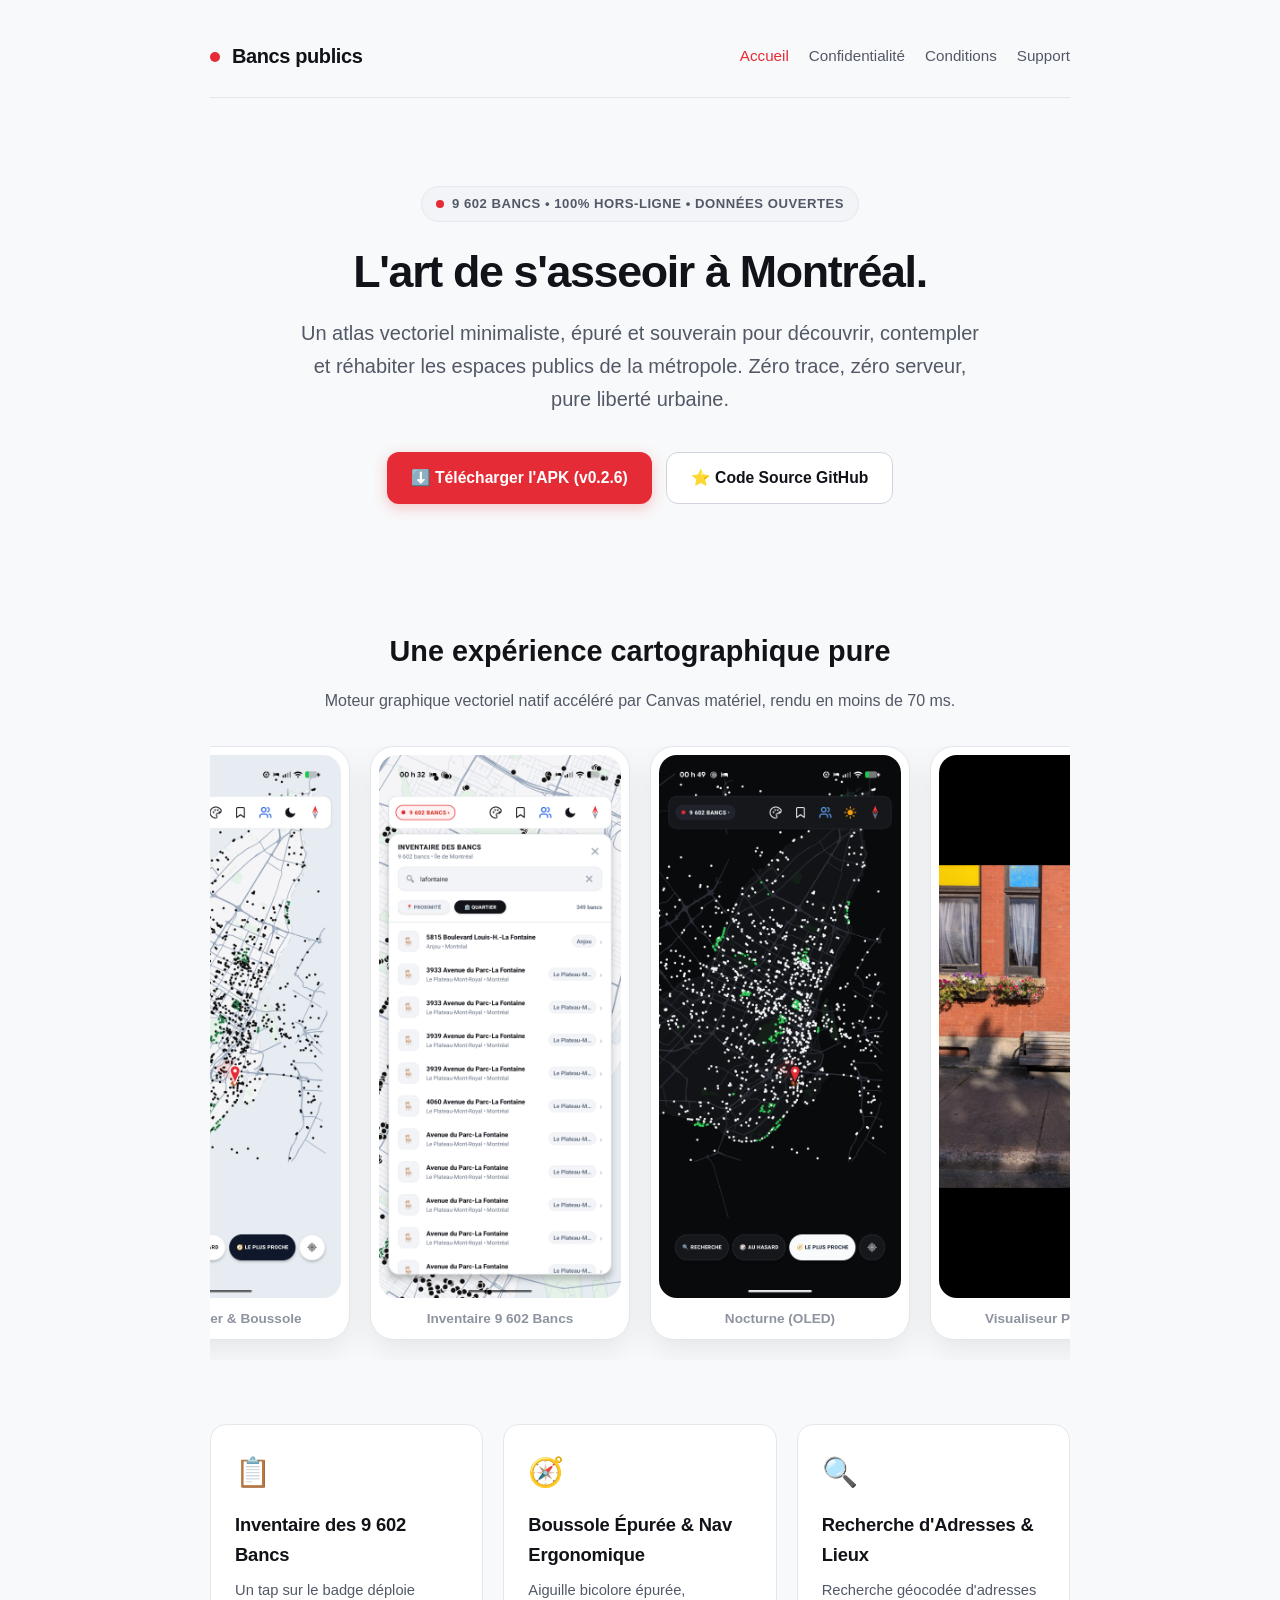
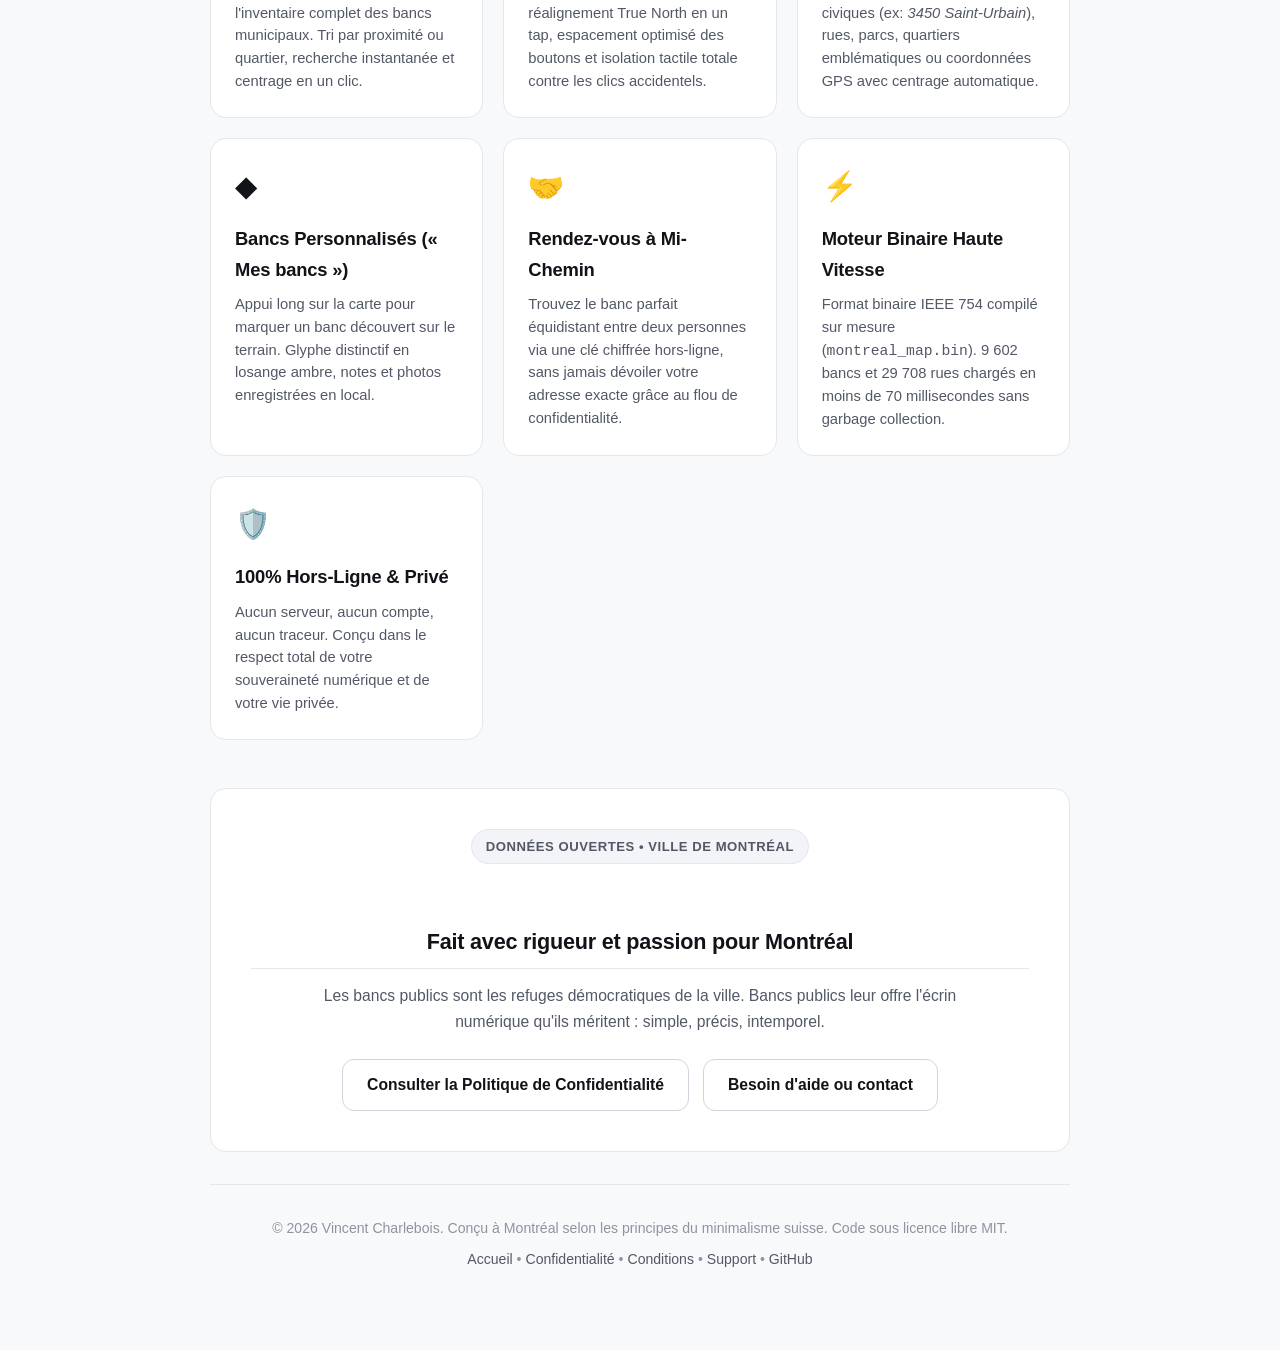
<file: docs/index.html>
<!DOCTYPE html>
<html lang="fr">
<head>
  <meta charset="UTF-8">
  <meta name="viewport" content="width=device-width, initial-scale=1.0">
  <title>Bancs publics — Les 9 602 bancs publics de Montréal (Atlas Vectoriel Hors-Ligne)</title>
  <meta name="description" content="Cartographie vectorielle 100% hors-ligne, locale et privée des 9 602 bancs publics de l'Île de Montréal. Conçue selon l'esthétique du minimalisme suisse.">
  <link rel="stylesheet" href="style.css">
  <link rel="icon" type="image/png" href="icon.png">
</head>
<body>
  <div class="container">
    <header>
      <nav class="nav-bar">
        <a href="index.html" class="brand">
          <span class="brand-dot"></span>
          <span>Bancs publics</span>
        </a>
        <ul class="nav-links">
          <li><a href="index.html" class="active">Accueil</a></li>
          <li><a href="privacy.html">Confidentialité</a></li>
          <li><a href="terms.html">Conditions</a></li>
          <li><a href="support.html">Support</a></li>
        </ul>
      </nav>
    </header>

    <main>
      <!-- Hero -->
      <section class="hero">
        <div class="badge">
          <span class="brand-dot" style="width: 8px; height: 8px;"></span>
          9 602 bancs • 100% Hors-ligne • Données Ouvertes
        </div>
        <h1>L'art de s'asseoir à Montréal.</h1>
        <p class="tagline">Un atlas vectoriel minimaliste, épuré et souverain pour découvrir, contempler et réhabiter les espaces publics de la métropole. Zéro trace, zéro serveur, pure liberté urbaine.</p>
        
        <div class="btn-group">
          <a href="https://github.com/tripledoublev/bancs-publics/releases/latest/download/BenchMap-Montreal.apk" class="btn btn-primary">
            ⬇️ Télécharger l'APK (v0.2.6)
          </a>
          <a href="https://github.com/tripledoublev/bancs-publics" target="_blank" rel="noopener" class="btn btn-secondary">
            ⭐ Code Source GitHub
          </a>
        </div>
      </section>

      <!-- Visual Showcase -->
      <section class="screenshots-section">
        <h2>Une expérience cartographique pure</h2>
        <p>Moteur graphique vectoriel natif accéléré par Canvas matériel, rendu en moins de 70 ms.</p>
        
        <div class="screenshots-row">
          <div class="screenshot-frame">
            <img src="screenshot_light_mode.png" alt="Mode Clair Nordic Paper avec Boussole Nav Bar">
            <div class="screenshot-label">Nordic Paper & Boussole</div>
          </div>
          <div class="screenshot-frame">
            <img src="screenshot_all_benches.png" alt="Inventaire exhaustif des 9 602 bancs">
            <div class="screenshot-label">Inventaire 9 602 Bancs</div>
          </div>
          <div class="screenshot-frame">
            <img src="screenshot_dark_mode.png" alt="Mode Sombre Nocturne OLED">
            <div class="screenshot-label">Nocturne (OLED)</div>
          </div>
          <div class="screenshot-frame">
            <img src="screenshot_photo_viewer.png" alt="Visualiseur Photo Plein Écran">
            <div class="screenshot-label">Visualiseur Plein Écran</div>
          </div>
        </div>
      </section>

      <!-- Key Features Grid -->
      <section class="grid">
        <div class="card">
          <div class="card-icon">📋</div>
          <h3>Inventaire des 9 602 Bancs</h3>
          <p>Un tap sur le badge déploie l'inventaire complet des bancs municipaux. Tri par proximité ou quartier, recherche instantanée et centrage en un clic.</p>
        </div>

        <div class="card">
          <div class="card-icon">🧭</div>
          <h3>Boussole Épurée & Nav Ergonomique</h3>
          <p>Aiguille bicolore épurée, réalignement True North en un tap, espacement optimisé des boutons et isolation tactile totale contre les clics accidentels.</p>
        </div>

        <div class="card">
          <div class="card-icon">🔍</div>
          <h3>Recherche d'Adresses & Lieux</h3>
          <p>Recherche géocodée d'adresses civiques (ex: <em>3450 Saint-Urbain</em>), rues, parcs, quartiers emblématiques ou coordonnées GPS avec centrage automatique.</p>
        </div>

        <div class="card">
          <div class="card-icon">◆</div>
          <h3>Bancs Personnalisés (« Mes bancs »)</h3>
          <p>Appui long sur la carte pour marquer un banc découvert sur le terrain. Glyphe distinctif en losange ambre, notes et photos enregistrées en local.</p>
        </div>

        <div class="card">
          <div class="card-icon">🤝</div>
          <h3>Rendez-vous à Mi-Chemin</h3>
          <p>Trouvez le banc parfait équidistant entre deux personnes via une clé chiffrée hors-ligne, sans jamais dévoiler votre adresse exacte grâce au flou de confidentialité.</p>
        </div>

        <div class="card">
          <div class="card-icon">⚡</div>
          <h3>Moteur Binaire Haute Vitesse</h3>
          <p>Format binaire IEEE 754 compilé sur mesure (<code>montreal_map.bin</code>). 9 602 bancs et 29 708 rues chargés en moins de 70 millisecondes sans garbage collection.</p>
        </div>

        <div class="card">
          <div class="card-icon">🛡️</div>
          <h3>100% Hors-Ligne & Privé</h3>
          <p>Aucun serveur, aucun compte, aucun traceur. Conçu dans le respect total de votre souveraineté numérique et de votre vie privée.</p>
        </div>
      </section>

      <!-- Philosophy Callout -->
      <div class="content-box" style="text-align: center; margin-top: 48px;">
        <span class="badge">Données Ouvertes • Ville de Montréal</span>
        <h2>Fait avec rigueur et passion pour Montréal</h2>
        <p style="max-width: 640px; margin: 0 auto 24px auto;">
          Les bancs publics sont les refuges démocratiques de la ville. Bancs publics leur offre l'écrin numérique qu'ils méritent : simple, précis, intemporel.
        </p>
        <div class="btn-group">
          <a href="privacy.html" class="btn btn-secondary">Consulter la Politique de Confidentialité</a>
          <a href="support.html" class="btn btn-secondary">Besoin d'aide ou contact</a>
        </div>
      </div>
    </main>

    <footer>
      <p>© 2026 Vincent Charlebois. Conçu à Montréal selon les principes du minimalisme suisse. Code sous licence libre MIT.</p>
      <p style="margin-top: 8px;">
        <a href="index.html">Accueil</a> • 
        <a href="privacy.html">Confidentialité</a> • 
        <a href="terms.html">Conditions</a> • 
        <a href="support.html">Support</a> • 
        <a href="https://github.com/tripledoublev/bancs-publics" target="_blank" rel="noopener">GitHub</a>
      </p>
    </footer>
  </div>
</body>
</html>
</file>
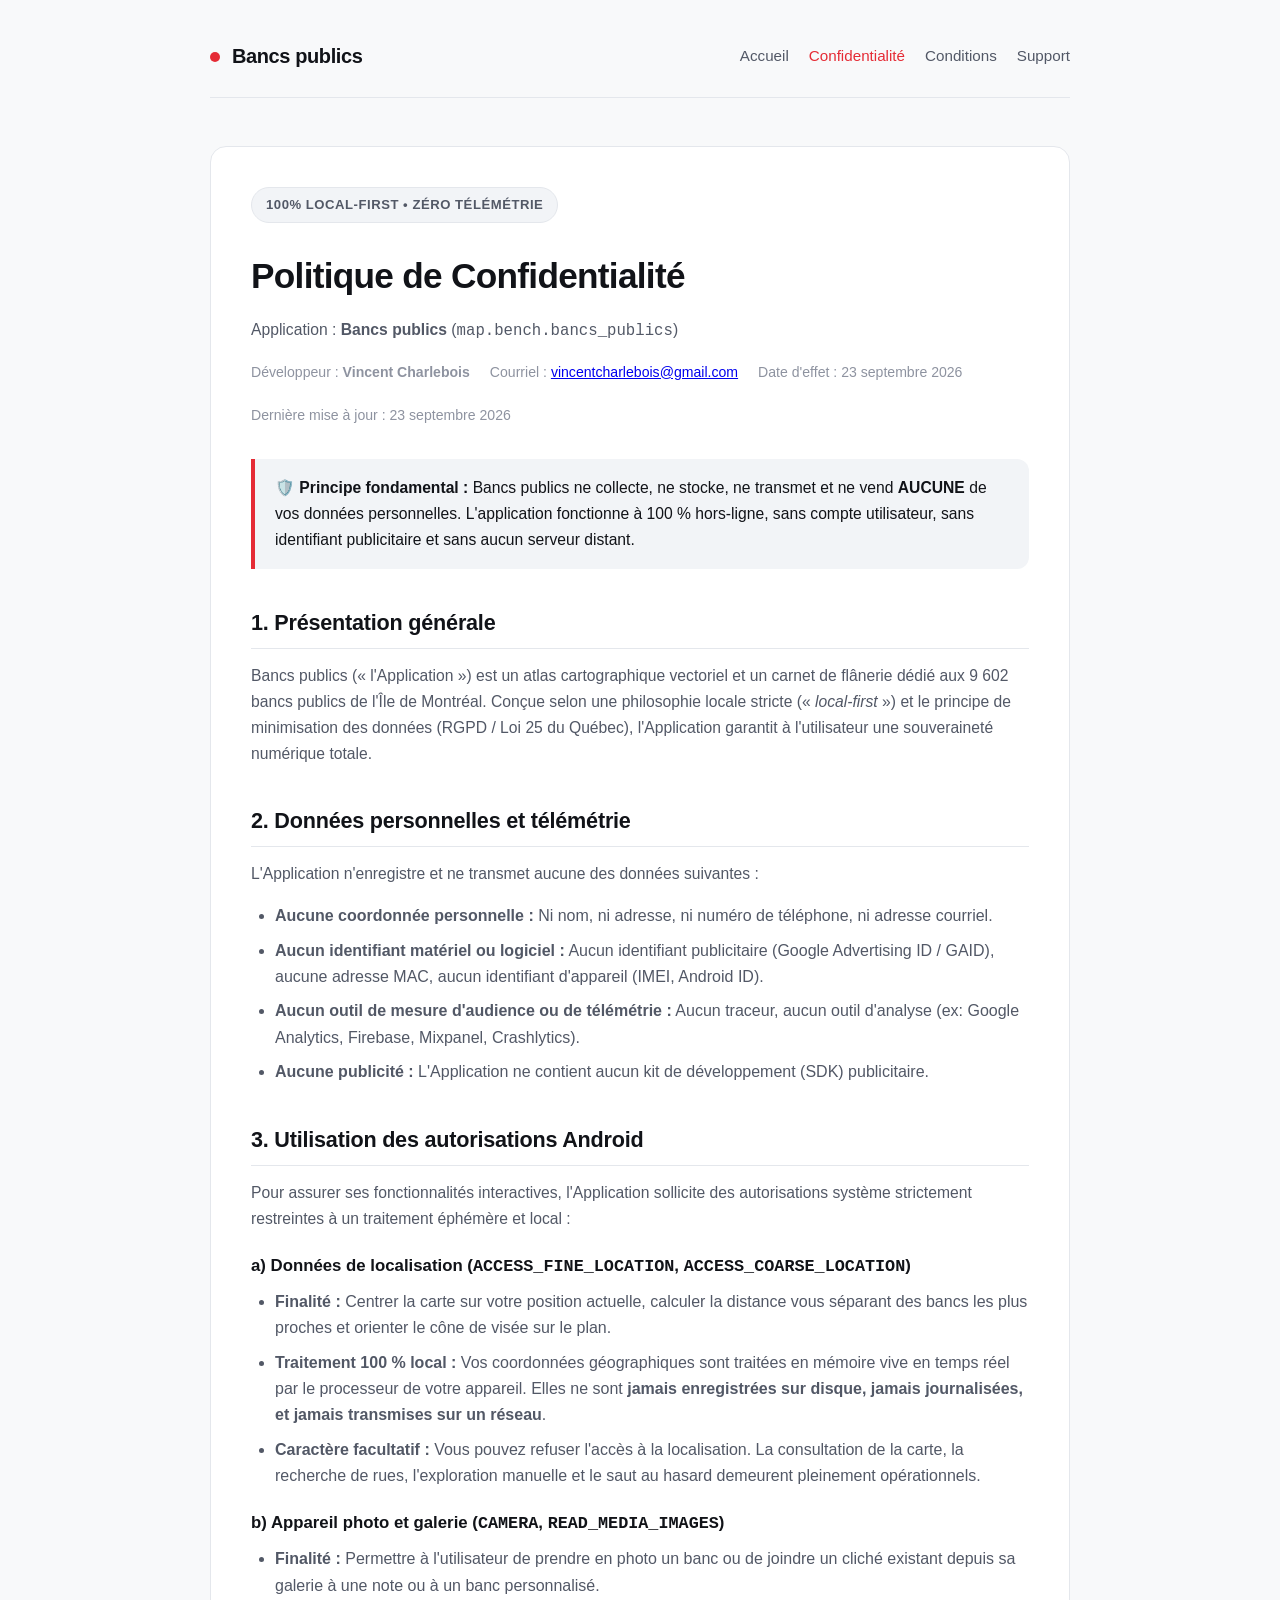
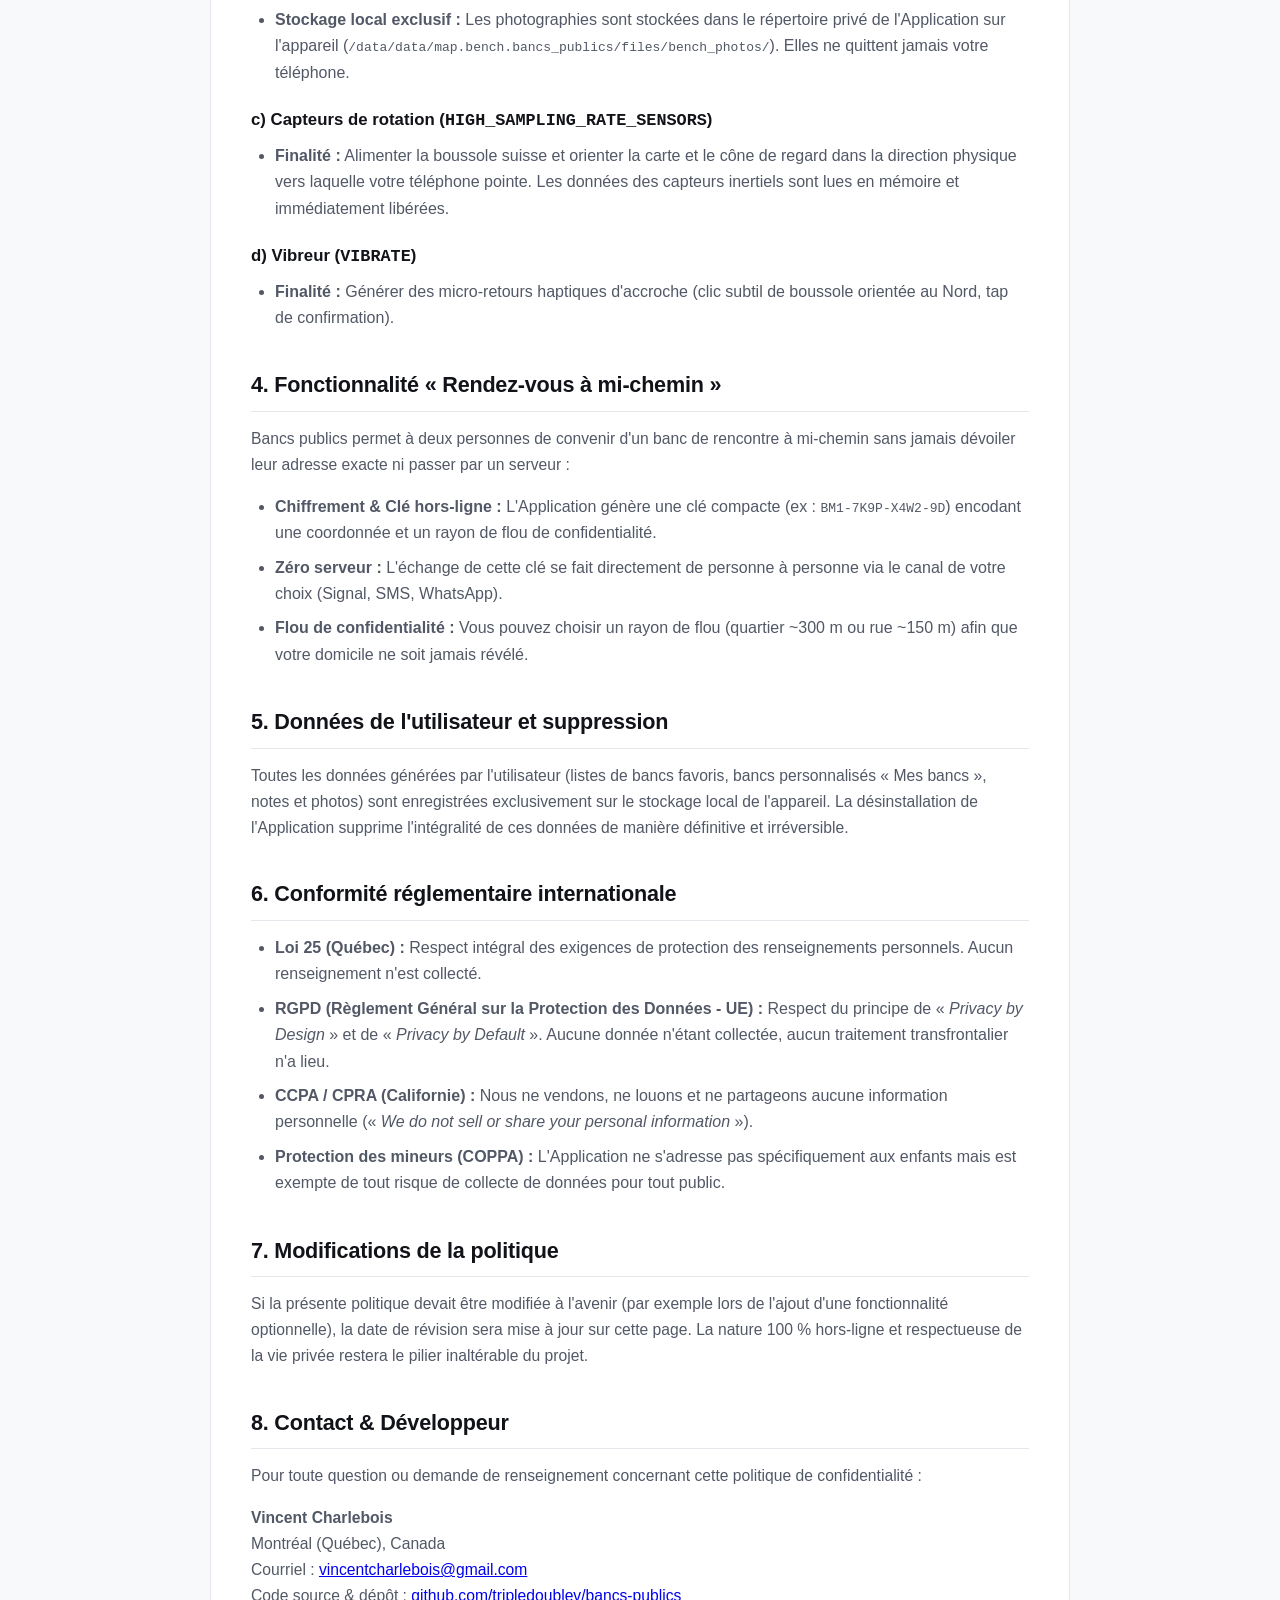
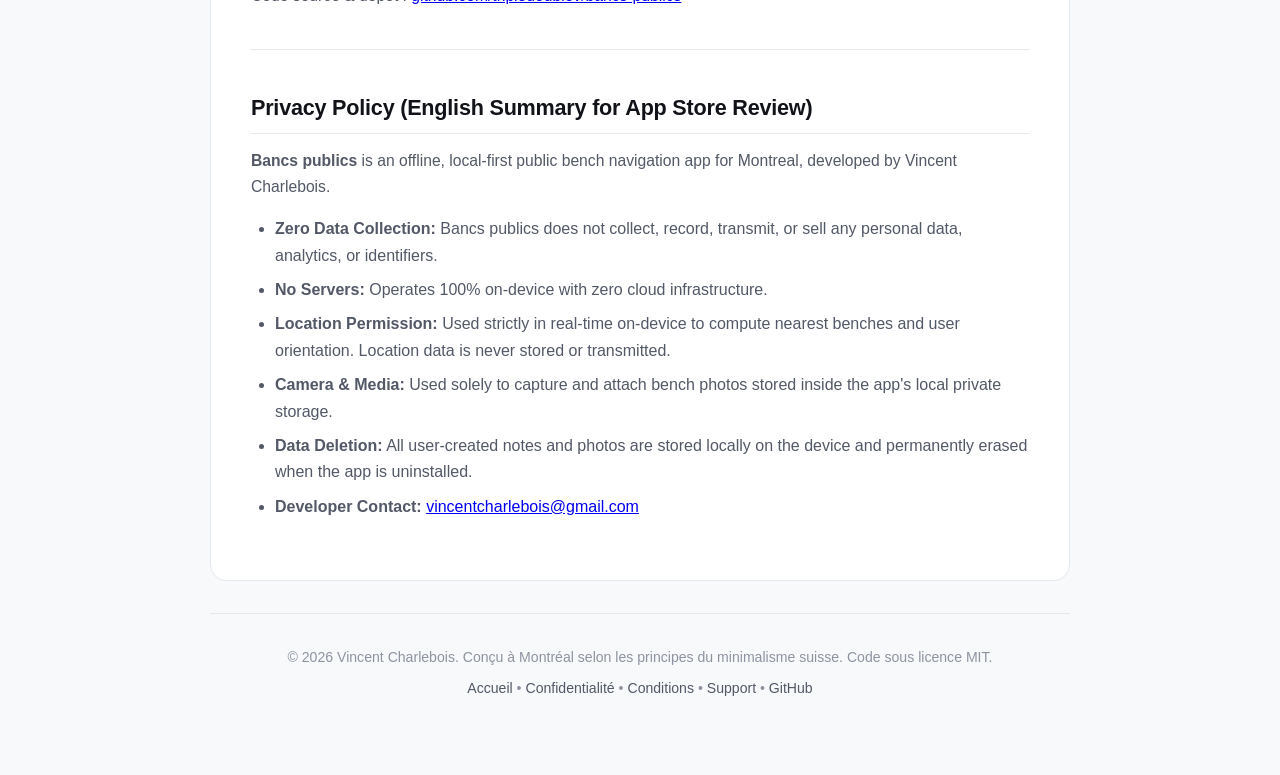
<file: docs/privacy.html>
<!DOCTYPE html>
<html lang="fr">
<head>
  <meta charset="UTF-8">
  <meta name="viewport" content="width=device-width, initial-scale=1.0">
  <title>Politique de Confidentialité — Bancs publics</title>
  <meta name="description" content="Politique de confidentialité officielle de Bancs publics. Zéro collecte de données, 100% hors-ligne et respect absolu de la vie privée.">
  <link rel="stylesheet" href="style.css">
  <link rel="icon" type="image/png" href="icon.png">
</head>
<body>
  <div class="container">
    <header>
      <nav class="nav-bar">
        <a href="index.html" class="brand">
          <span class="brand-dot"></span>
          <span>Bancs publics</span>
        </a>
        <ul class="nav-links">
          <li><a href="index.html">Accueil</a></li>
          <li><a href="privacy.html" class="active">Confidentialité</a></li>
          <li><a href="terms.html">Conditions</a></li>
          <li><a href="support.html">Support</a></li>
        </ul>
      </nav>
    </header>

    <main>
      <div class="content-box">
        <span class="badge">100% Local-First • Zéro Télémétrie</span>
        <h1>Politique de Confidentialité</h1>
        <p class="tagline">Application : <strong>Bancs publics</strong> (<code>map.bench.bancs_publics</code>)</p>

        <div class="meta-info">
          <span>Développeur : <strong>Vincent Charlebois</strong></span>
          <span>Courriel : <a href="mailto:vincentcharlebois@gmail.com">vincentcharlebois@gmail.com</a></span>
          <span>Date d'effet : 23 septembre 2026</span>
          <span>Dernière mise à jour : 23 septembre 2026</span>
        </div>

        <div class="highlight-box">
          <p>🛡️ <strong>Principe fondamental :</strong> Bancs publics ne collecte, ne stocke, ne transmet et ne vend <strong>AUCUNE</strong> de vos données personnelles. L'application fonctionne à 100 % hors-ligne, sans compte utilisateur, sans identifiant publicitaire et sans aucun serveur distant.</p>
        </div>

        <h2>1. Présentation générale</h2>
        <p>Bancs publics (« l'Application ») est un atlas cartographique vectoriel et un carnet de flânerie dédié aux 9 602 bancs publics de l'Île de Montréal. Conçue selon une philosophie locale stricte (« <em>local-first</em> ») et le principe de minimisation des données (RGPD / Loi 25 du Québec), l'Application garantit à l'utilisateur une souveraineté numérique totale.</p>

        <h2>2. Données personnelles et télémétrie</h2>
        <p>L'Application n'enregistre et ne transmet aucune des données suivantes :</p>
        <ul>
          <li><strong>Aucune coordonnée personnelle :</strong> Ni nom, ni adresse, ni numéro de téléphone, ni adresse courriel.</li>
          <li><strong>Aucun identifiant matériel ou logiciel :</strong> Aucun identifiant publicitaire (Google Advertising ID / GAID), aucune adresse MAC, aucun identifiant d'appareil (IMEI, Android ID).</li>
          <li><strong>Aucun outil de mesure d'audience ou de télémétrie :</strong> Aucun traceur, aucun outil d'analyse (ex: Google Analytics, Firebase, Mixpanel, Crashlytics).</li>
          <li><strong>Aucune publicité :</strong> L'Application ne contient aucun kit de développement (SDK) publicitaire.</li>
        </ul>

        <h2>3. Utilisation des autorisations Android</h2>
        <p>Pour assurer ses fonctionnalités interactives, l'Application sollicite des autorisations système strictement restreintes à un traitement éphémère et local :</p>

        <h3>a) Données de localisation (<code>ACCESS_FINE_LOCATION</code>, <code>ACCESS_COARSE_LOCATION</code>)</h3>
        <ul>
          <li><strong>Finalité :</strong> Centrer la carte sur votre position actuelle, calculer la distance vous séparant des bancs les plus proches et orienter le cône de visée sur le plan.</li>
          <li><strong>Traitement 100 % local :</strong> Vos coordonnées géographiques sont traitées en mémoire vive en temps réel par le processeur de votre appareil. Elles ne sont <strong>jamais enregistrées sur disque, jamais journalisées, et jamais transmises sur un réseau</strong>.</li>
          <li><strong>Caractère facultatif :</strong> Vous pouvez refuser l'accès à la localisation. La consultation de la carte, la recherche de rues, l'exploration manuelle et le saut au hasard demeurent pleinement opérationnels.</li>
        </ul>

        <h3>b) Appareil photo et galerie (<code>CAMERA</code>, <code>READ_MEDIA_IMAGES</code>)</h3>
        <ul>
          <li><strong>Finalité :</strong> Permettre à l'utilisateur de prendre en photo un banc ou de joindre un cliché existant depuis sa galerie à une note ou à un banc personnalisé.</li>
          <li><strong>Stockage local exclusif :</strong> Les photographies sont stockées dans le répertoire privé de l'Application sur l'appareil (<code>/data/data/map.bench.bancs_publics/files/bench_photos/</code>). Elles ne quittent jamais votre téléphone.</li>
        </ul>

        <h3>c) Capteurs de rotation (<code>HIGH_SAMPLING_RATE_SENSORS</code>)</h3>
        <ul>
          <li><strong>Finalité :</strong> Alimenter la boussole suisse et orienter la carte et le cône de regard dans la direction physique vers laquelle votre téléphone pointe. Les données des capteurs inertiels sont lues en mémoire et immédiatement libérées.</li>
        </ul>

        <h3>d) Vibreur (<code>VIBRATE</code>)</h3>
        <ul>
          <li><strong>Finalité :</strong> Générer des micro-retours haptiques d'accroche (clic subtil de boussole orientée au Nord, tap de confirmation).</li>
        </ul>

        <h2>4. Fonctionnalité « Rendez-vous à mi-chemin »</h2>
        <p>Bancs publics permet à deux personnes de convenir d'un banc de rencontre à mi-chemin sans jamais dévoiler leur adresse exacte ni passer par un serveur :</p>
        <ul>
          <li><strong>Chiffrement & Clé hors-ligne :</strong> L'Application génère une clé compacte (ex : <code>BM1-7K9P-X4W2-9D</code>) encodant une coordonnée et un rayon de flou de confidentialité.</li>
          <li><strong>Zéro serveur :</strong> L'échange de cette clé se fait directement de personne à personne via le canal de votre choix (Signal, SMS, WhatsApp).</li>
          <li><strong>Flou de confidentialité :</strong> Vous pouvez choisir un rayon de flou (quartier ~300 m ou rue ~150 m) afin que votre domicile ne soit jamais révélé.</li>
        </ul>

        <h2>5. Données de l'utilisateur et suppression</h2>
        <p>Toutes les données générées par l'utilisateur (listes de bancs favoris, bancs personnalisés « Mes bancs », notes et photos) sont enregistrées exclusivement sur le stockage local de l'appareil. La désinstallation de l'Application supprime l'intégralité de ces données de manière définitive et irréversible.</p>

        <h2>6. Conformité réglementaire internationale</h2>
        <ul>
          <li><strong>Loi 25 (Québec) :</strong> Respect intégral des exigences de protection des renseignements personnels. Aucun renseignement n'est collecté.</li>
          <li><strong>RGPD (Règlement Général sur la Protection des Données - UE) :</strong> Respect du principe de « <em>Privacy by Design</em> » et de « <em>Privacy by Default</em> ». Aucune donnée n'étant collectée, aucun traitement transfrontalier n'a lieu.</li>
          <li><strong>CCPA / CPRA (Californie) :</strong> Nous ne vendons, ne louons et ne partageons aucune information personnelle (« <em>We do not sell or share your personal information</em> »).</li>
          <li><strong>Protection des mineurs (COPPA) :</strong> L'Application ne s'adresse pas spécifiquement aux enfants mais est exempte de tout risque de collecte de données pour tout public.</li>
        </ul>

        <h2>7. Modifications de la politique</h2>
        <p>Si la présente politique devait être modifiée à l'avenir (par exemple lors de l'ajout d'une fonctionnalité optionnelle), la date de révision sera mise à jour sur cette page. La nature 100 % hors-ligne et respectueuse de la vie privée restera le pilier inaltérable du projet.</p>

        <h2>8. Contact & Développeur</h2>
        <p>Pour toute question ou demande de renseignement concernant cette politique de confidentialité :</p>
        <p>
          <strong>Vincent Charlebois</strong><br>
          Montréal (Québec), Canada<br>
          Courriel : <a href="mailto:vincentcharlebois@gmail.com">vincentcharlebois@gmail.com</a><br>
          Code source & dépôt : <a href="https://github.com/tripledoublev/bancs-publics" target="_blank" rel="noopener">github.com/tripledoublev/bancs-publics</a>
        </p>

        <hr style="border: 0; border-top: 1px solid var(--border-subtle); margin: 40px 0;">

        <!-- English Version Summary for Google Play Reviewers -->
        <h2>Privacy Policy (English Summary for App Store Review)</h2>
        <p><strong>Bancs publics</strong> is an offline, local-first public bench navigation app for Montreal, developed by Vincent Charlebois.</p>
        <ul>
          <li><strong>Zero Data Collection:</strong> Bancs publics does not collect, record, transmit, or sell any personal data, analytics, or identifiers.</li>
          <li><strong>No Servers:</strong> Operates 100% on-device with zero cloud infrastructure.</li>
          <li><strong>Location Permission:</strong> Used strictly in real-time on-device to compute nearest benches and user orientation. Location data is never stored or transmitted.</li>
          <li><strong>Camera & Media:</strong> Used solely to capture and attach bench photos stored inside the app's local private storage.</li>
          <li><strong>Data Deletion:</strong> All user-created notes and photos are stored locally on the device and permanently erased when the app is uninstalled.</li>
          <li><strong>Developer Contact:</strong> <a href="mailto:vincentcharlebois@gmail.com">vincentcharlebois@gmail.com</a></li>
        </ul>
      </div>
    </main>

    <footer>
      <p>© 2026 Vincent Charlebois. Conçu à Montréal selon les principes du minimalisme suisse. Code sous licence MIT.</p>
      <p style="margin-top: 8px;">
        <a href="index.html">Accueil</a> • 
        <a href="privacy.html">Confidentialité</a> • 
        <a href="terms.html">Conditions</a> • 
        <a href="support.html">Support</a> • 
        <a href="https://github.com/tripledoublev/bancs-publics" target="_blank" rel="noopener">GitHub</a>
      </p>
    </footer>
  </div>
</body>
</html>
</file>
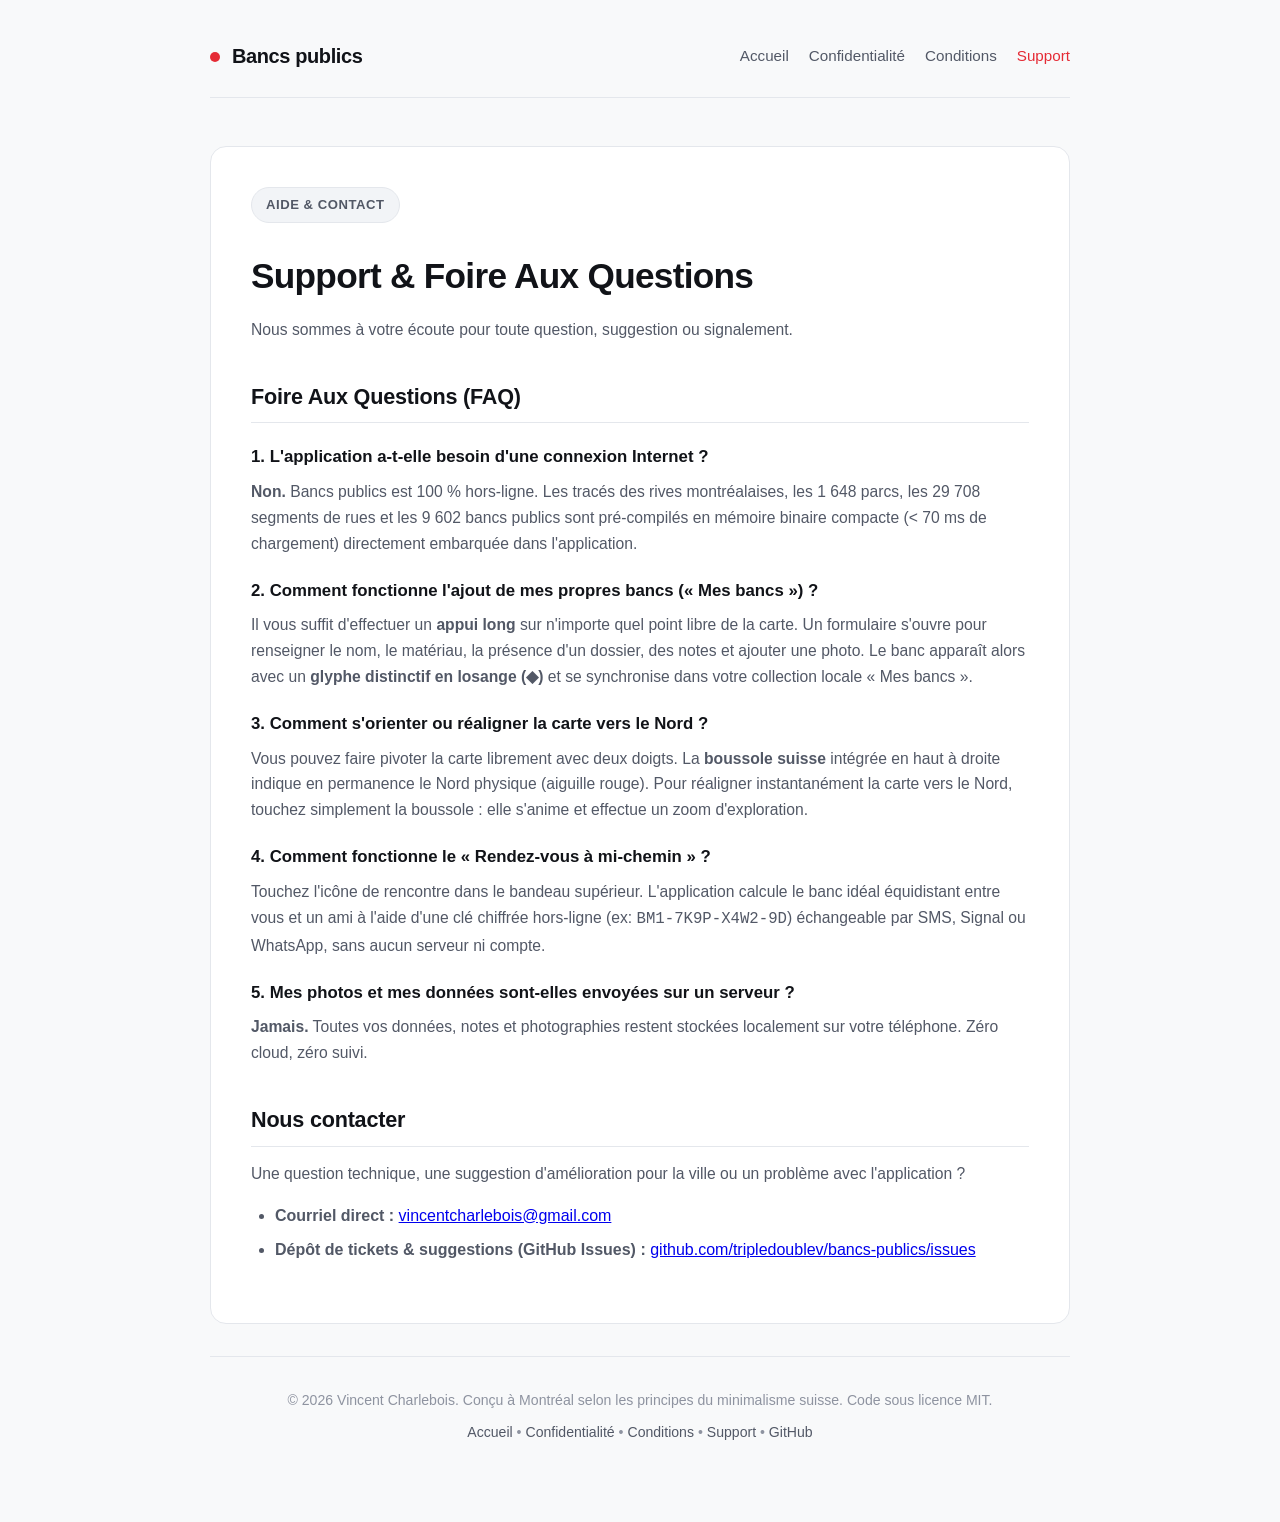
<file: docs/support.html>
<!DOCTYPE html>
<html lang="fr">
<head>
  <meta charset="UTF-8">
  <meta name="viewport" content="width=device-width, initial-scale=1.0">
  <title>Assistance & Support — Bancs publics</title>
  <meta name="description" content="Centre d'aide, assistance technique et contact pour l'application cartographique Bancs publics.">
  <link rel="stylesheet" href="style.css">
  <link rel="icon" type="image/png" href="icon.png">
</head>
<body>
  <div class="container">
    <header>
      <nav class="nav-bar">
        <a href="index.html" class="brand">
          <span class="brand-dot"></span>
          <span>Bancs publics</span>
        </a>
        <ul class="nav-links">
          <li><a href="index.html">Accueil</a></li>
          <li><a href="privacy.html">Confidentialité</a></li>
          <li><a href="terms.html">Conditions</a></li>
          <li><a href="support.html" class="active">Support</a></li>
        </ul>
      </nav>
    </header>

    <main>
      <div class="content-box">
        <span class="badge">Aide & Contact</span>
        <h1>Support & Foire Aux Questions</h1>
        <p class="tagline">Nous sommes à votre écoute pour toute question, suggestion ou signalement.</p>

        <h2>Foire Aux Questions (FAQ)</h2>

        <h3>1. L'application a-t-elle besoin d'une connexion Internet ?</h3>
        <p><strong>Non.</strong> Bancs publics est 100 % hors-ligne. Les tracés des rives montréalaises, les 1 648 parcs, les 29 708 segments de rues et les 9 602 bancs publics sont pré-compilés en mémoire binaire compacte (< 70 ms de chargement) directement embarquée dans l'application.</p>

        <h3>2. Comment fonctionne l'ajout de mes propres bancs (« Mes bancs ») ?</h3>
        <p>Il vous suffit d'effectuer un <strong>appui long</strong> sur n'importe quel point libre de la carte. Un formulaire s'ouvre pour renseigner le nom, le matériau, la présence d'un dossier, des notes et ajouter une photo. Le banc apparaît alors avec un <strong>glyphe distinctif en losange (◆)</strong> et se synchronise dans votre collection locale « Mes bancs ».</p>

        <h3>3. Comment s'orienter ou réaligner la carte vers le Nord ?</h3>
        <p>Vous pouvez faire pivoter la carte librement avec deux doigts. La <strong>boussole suisse</strong> intégrée en haut à droite indique en permanence le Nord physique (aiguille rouge). Pour réaligner instantanément la carte vers le Nord, touchez simplement la boussole : elle s'anime et effectue un zoom d'exploration.</p>

        <h3>4. Comment fonctionne le « Rendez-vous à mi-chemin » ?</h3>
        <p>Touchez l'icône de rencontre dans le bandeau supérieur. L'application calcule le banc idéal équidistant entre vous et un ami à l'aide d'une clé chiffrée hors-ligne (ex: <code>BM1-7K9P-X4W2-9D</code>) échangeable par SMS, Signal ou WhatsApp, sans aucun serveur ni compte.</p>

        <h3>5. Mes photos et mes données sont-elles envoyées sur un serveur ?</h3>
        <p><strong>Jamais.</strong> Toutes vos données, notes et photographies restent stockées localement sur votre téléphone. Zéro cloud, zéro suivi.</p>

        <h2>Nous contacter</h2>
        <p>Une question technique, une suggestion d'amélioration pour la ville ou un problème avec l'application ?</p>
        <ul>
          <li><strong>Courriel direct :</strong> <a href="mailto:vincentcharlebois@gmail.com">vincentcharlebois@gmail.com</a></li>
          <li><strong>Dépôt de tickets & suggestions (GitHub Issues) :</strong> <a href="https://github.com/tripledoublev/bancs-publics/issues" target="_blank" rel="noopener">github.com/tripledoublev/bancs-publics/issues</a></li>
        </ul>
      </div>
    </main>

    <footer>
      <p>© 2026 Vincent Charlebois. Conçu à Montréal selon les principes du minimalisme suisse. Code sous licence MIT.</p>
      <p style="margin-top: 8px;">
        <a href="index.html">Accueil</a> • 
        <a href="privacy.html">Confidentialité</a> • 
        <a href="terms.html">Conditions</a> • 
        <a href="support.html">Support</a> • 
        <a href="https://github.com/tripledoublev/bancs-publics" target="_blank" rel="noopener">GitHub</a>
      </p>
    </footer>
  </div>
</body>
</html>
</file>
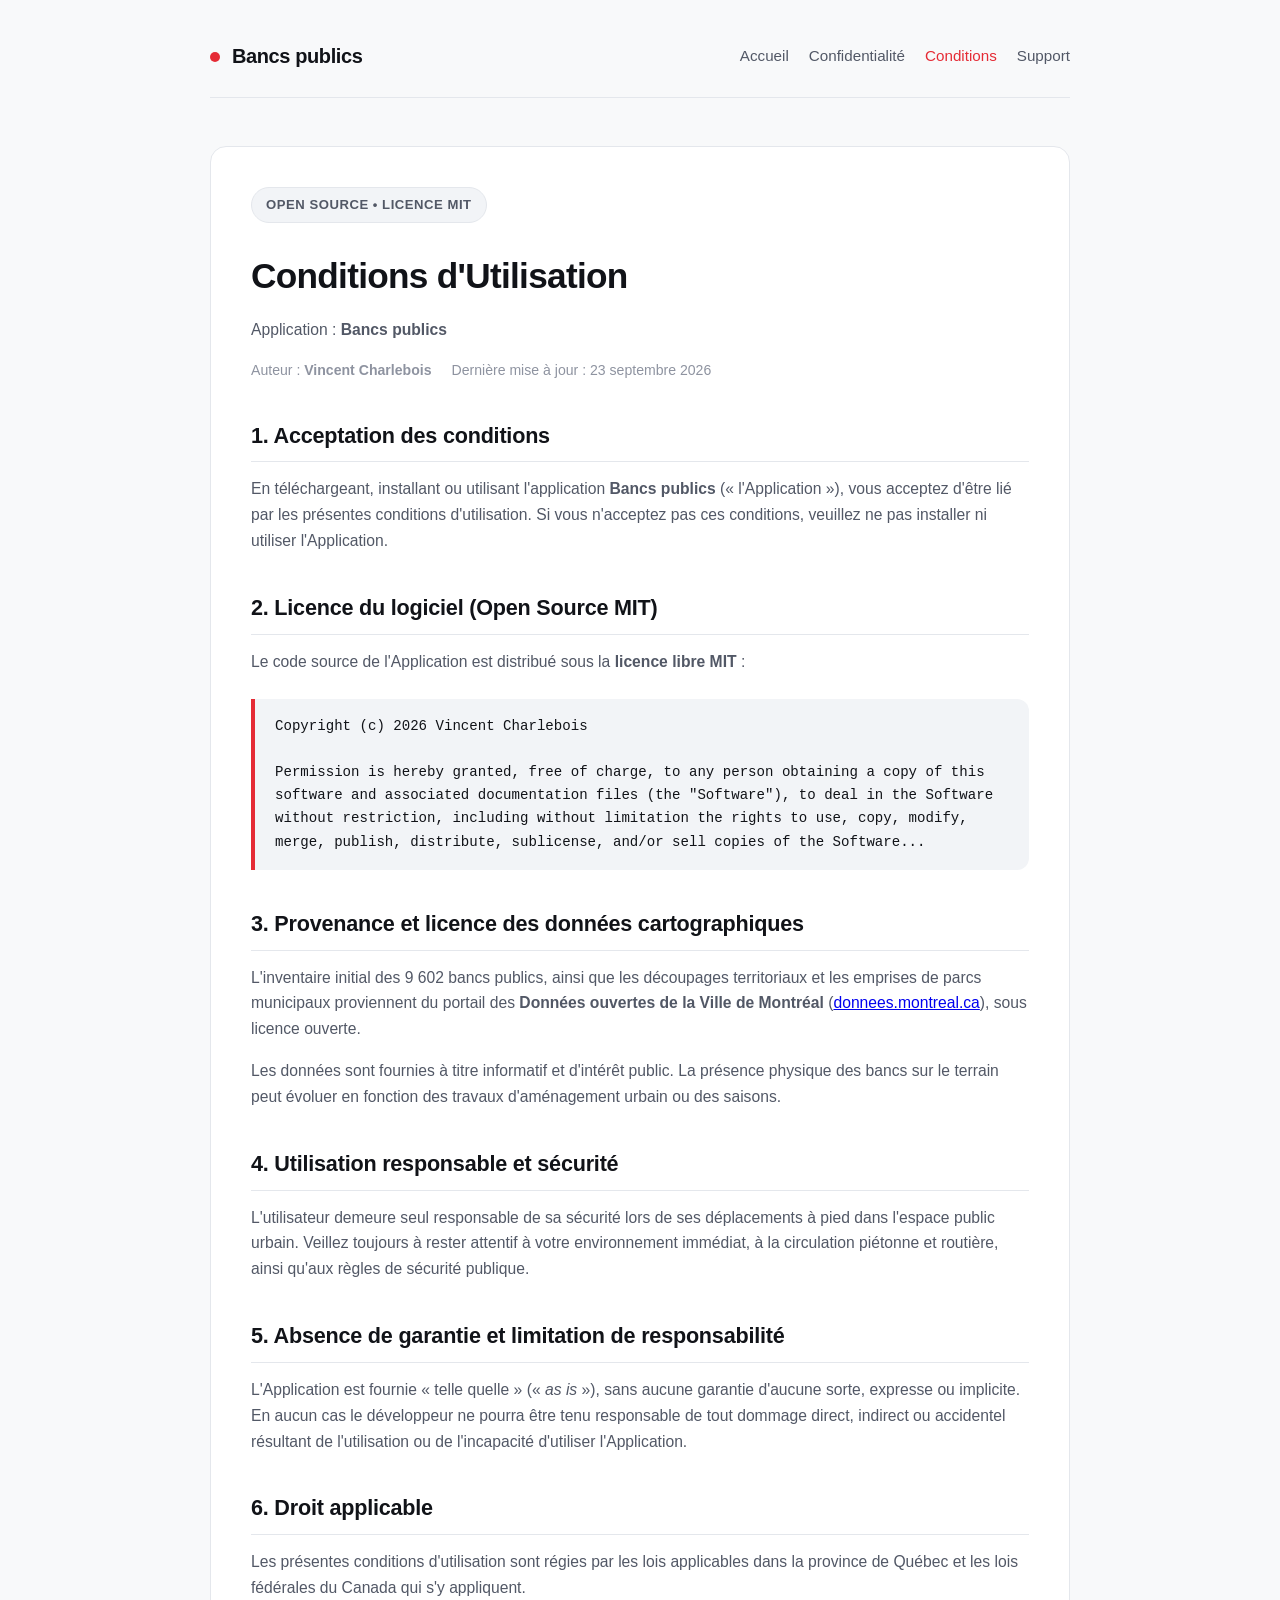
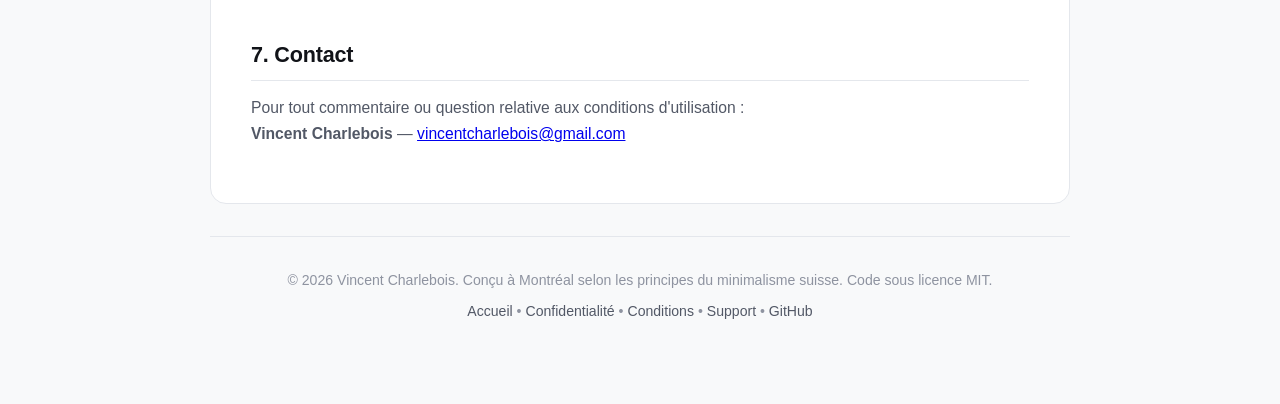
<file: docs/terms.html>
<!DOCTYPE html>
<html lang="fr">
<head>
  <meta charset="UTF-8">
  <meta name="viewport" content="width=device-width, initial-scale=1.0">
  <title>Conditions d'Utilisation — Bancs publics</title>
  <meta name="description" content="Conditions d'utilisation de l'application Bancs publics. Logiciel libre sous licence MIT et données ouvertes de la Ville de Montréal.">
  <link rel="stylesheet" href="style.css">
  <link rel="icon" type="image/png" href="icon.png">
</head>
<body>
  <div class="container">
    <header>
      <nav class="nav-bar">
        <a href="index.html" class="brand">
          <span class="brand-dot"></span>
          <span>Bancs publics</span>
        </a>
        <ul class="nav-links">
          <li><a href="index.html">Accueil</a></li>
          <li><a href="privacy.html">Confidentialité</a></li>
          <li><a href="terms.html" class="active">Conditions</a></li>
          <li><a href="support.html">Support</a></li>
        </ul>
      </nav>
    </header>

    <main>
      <div class="content-box">
        <span class="badge">Open Source • Licence MIT</span>
        <h1>Conditions d'Utilisation</h1>
        <p class="tagline">Application : <strong>Bancs publics</strong></p>

        <div class="meta-info">
          <span>Auteur : <strong>Vincent Charlebois</strong></span>
          <span>Dernière mise à jour : 23 septembre 2026</span>
        </div>

        <h2>1. Acceptation des conditions</h2>
        <p>En téléchargeant, installant ou utilisant l'application <strong>Bancs publics</strong> (« l'Application »), vous acceptez d'être lié par les présentes conditions d'utilisation. Si vous n'acceptez pas ces conditions, veuillez ne pas installer ni utiliser l'Application.</p>

        <h2>2. Licence du logiciel (Open Source MIT)</h2>
        <p>Le code source de l'Application est distribué sous la <strong>licence libre MIT</strong> :</p>
        <div class="highlight-box">
          <p style="font-family: monospace; font-size: 0.88rem;">
            Copyright (c) 2026 Vincent Charlebois<br><br>
            Permission is hereby granted, free of charge, to any person obtaining a copy of this software and associated documentation files (the "Software"), to deal in the Software without restriction, including without limitation the rights to use, copy, modify, merge, publish, distribute, sublicense, and/or sell copies of the Software...
          </p>
        </div>

        <h2>3. Provenance et licence des données cartographiques</h2>
        <p>L'inventaire initial des 9 602 bancs publics, ainsi que les découpages territoriaux et les emprises de parcs municipaux proviennent du portail des <strong>Données ouvertes de la Ville de Montréal</strong> (<a href="https://donnees.montreal.ca/" target="_blank" rel="noopener">donnees.montreal.ca</a>), sous licence ouverte.</p>
        <p>Les données sont fournies à titre informatif et d'intérêt public. La présence physique des bancs sur le terrain peut évoluer en fonction des travaux d'aménagement urbain ou des saisons.</p>

        <h2>4. Utilisation responsable et sécurité</h2>
        <p>L'utilisateur demeure seul responsable de sa sécurité lors de ses déplacements à pied dans l'espace public urbain. Veillez toujours à rester attentif à votre environnement immédiat, à la circulation piétonne et routière, ainsi qu'aux règles de sécurité publique.</p>

        <h2>5. Absence de garantie et limitation de responsabilité</h2>
        <p>L'Application est fournie « telle quelle » (« <em>as is</em> »), sans aucune garantie d'aucune sorte, expresse ou implicite. En aucun cas le développeur ne pourra être tenu responsable de tout dommage direct, indirect ou accidentel résultant de l'utilisation ou de l'incapacité d'utiliser l'Application.</p>

        <h2>6. Droit applicable</h2>
        <p>Les présentes conditions d'utilisation sont régies par les lois applicables dans la province de Québec et les lois fédérales du Canada qui s'y appliquent.</p>

        <h2>7. Contact</h2>
        <p>Pour tout commentaire ou question relative aux conditions d'utilisation :<br>
        <strong>Vincent Charlebois</strong> — <a href="mailto:vincentcharlebois@gmail.com">vincentcharlebois@gmail.com</a></p>
      </div>
    </main>

    <footer>
      <p>© 2026 Vincent Charlebois. Conçu à Montréal selon les principes du minimalisme suisse. Code sous licence MIT.</p>
      <p style="margin-top: 8px;">
        <a href="index.html">Accueil</a> • 
        <a href="privacy.html">Confidentialité</a> • 
        <a href="terms.html">Conditions</a> • 
        <a href="support.html">Support</a> • 
        <a href="https://github.com/tripledoublev/bancs-publics" target="_blank" rel="noopener">GitHub</a>
      </p>
    </footer>
  </div>
</body>
</html>
</file>
<file: docs/style.css>
:root {
  --bg-primary: #F8F9FA;
  --bg-card: #FFFFFF;
  --text-primary: #111318;
  --text-secondary: #525866;
  --text-muted: #8E93A0;
  --accent-red: #E52B35;
  --accent-red-hover: #C9202A;
  --border-subtle: #E4E7EC;
  --border-strong: #D0D5DD;
  --chip-bg: #F2F4F7;
  --font-sans: -apple-system, BlinkMacSystemFont, "Segoe UI", Roboto, Helvetica, Arial, sans-serif;
  --max-w: 860px;
}

@media (prefers-color-scheme: dark) {
  :root {
    --bg-primary: #0D0E11;
    --bg-card: #16171B;
    --text-primary: #F4F5F7;
    --text-secondary: #9CA3AF;
    --text-muted: #6B7280;
    --accent-red: #FF383C;
    --accent-red-hover: #FF5A5E;
    --border-subtle: #262932;
    --border-strong: #374151;
    --chip-bg: #20232B;
  }
}

* {
  box-sizing: border-box;
  margin: 0;
  padding: 0;
}

body {
  font-family: var(--font-sans);
  background-color: var(--bg-primary);
  color: var(--text-primary);
  line-height: 1.65;
  -webkit-font-smoothing: antialiased;
  padding: 0 20px;
}

.container {
  max-width: var(--max-w);
  margin: 0 auto;
  padding: 40px 0 80px 0;
}

/* Header & Nav */
header {
  margin-bottom: 48px;
}

.nav-bar {
  display: flex;
  align-items: center;
  justify-content: space-between;
  padding-bottom: 24px;
  border-bottom: 1px solid var(--border-subtle);
}

.brand {
  display: flex;
  align-items: center;
  gap: 12px;
  text-decoration: none;
  color: var(--text-primary);
  font-weight: 700;
  font-size: 1.25rem;
  letter-spacing: -0.02em;
}

.brand-dot {
  width: 10px;
  height: 10px;
  background-color: var(--accent-red);
  border-radius: 50%;
  display: inline-block;
}

.nav-links {
  display: flex;
  gap: 20px;
  list-style: none;
}

.nav-links a {
  text-decoration: none;
  color: var(--text-secondary);
  font-size: 0.95rem;
  font-weight: 500;
  transition: color 0.15s ease;
}

.nav-links a:hover,
.nav-links a.active {
  color: var(--accent-red);
}

/* Hero Section */
.hero {
  text-align: center;
  padding: 40px 0 60px 0;
}

.badge {
  display: inline-flex;
  align-items: center;
  gap: 8px;
  background: var(--chip-bg);
  border: 1px solid var(--border-subtle);
  border-radius: 9999px;
  padding: 6px 14px;
  font-size: 0.82rem;
  font-weight: 600;
  letter-spacing: 0.04em;
  text-transform: uppercase;
  color: var(--text-secondary);
  margin-bottom: 24px;
}

.hero h1 {
  font-size: 2.8rem;
  font-weight: 800;
  letter-spacing: -0.03em;
  line-height: 1.15;
  margin-bottom: 20px;
}

.hero p.tagline {
  font-size: 1.25rem;
  color: var(--text-secondary);
  max-width: 680px;
  margin: 0 auto 36px auto;
}

.btn-group {
  display: flex;
  gap: 14px;
  justify-content: center;
  flex-wrap: wrap;
}

.btn {
  display: inline-flex;
  align-items: center;
  gap: 10px;
  padding: 12px 24px;
  border-radius: 12px;
  font-weight: 600;
  font-size: 0.98rem;
  text-decoration: none;
  transition: all 0.2s ease;
}

.btn-primary {
  background-color: var(--accent-red);
  color: #FFFFFF !important;
  box-shadow: 0 4px 14px rgba(229, 43, 53, 0.25);
}

.btn-primary:hover {
  background-color: var(--accent-red-hover);
  transform: translateY(-1px);
}

.btn-secondary {
  background-color: var(--bg-card);
  color: var(--text-primary);
  border: 1px solid var(--border-strong);
}

.btn-secondary:hover {
  background-color: var(--chip-bg);
  transform: translateY(-1px);
}

/* Feature Cards Grid */
.grid {
  display: grid;
  grid-template-columns: repeat(auto-fit, minmax(250px, 1fr));
  gap: 20px;
  margin: 48px 0;
}

.card {
  background: var(--bg-card);
  border: 1px solid var(--border-subtle);
  border-radius: 16px;
  padding: 24px;
  transition: transform 0.15s ease, border-color 0.15s ease;
}

.card:hover {
  border-color: var(--accent-red);
}

.card-icon {
  font-size: 1.8rem;
  margin-bottom: 14px;
}

.card h3 {
  font-size: 1.15rem;
  font-weight: 700;
  margin-bottom: 8px;
  letter-spacing: -0.01em;
}

.card p {
  color: var(--text-secondary);
  font-size: 0.92rem;
  line-height: 1.55;
}

/* Screenshots Showcase */
.screenshots-section {
  margin: 64px 0;
  text-align: center;
}

.screenshots-section h2 {
  font-size: 1.8rem;
  font-weight: 800;
  margin-bottom: 12px;
}

.screenshots-section p {
  color: var(--text-secondary);
  margin-bottom: 32px;
}

.screenshots-row {
  display: flex;
  gap: 20px;
  justify-content: center;
  overflow-x: auto;
  padding-bottom: 20px;
}

.screenshot-frame {
  flex: 0 0 260px;
  background: var(--bg-card);
  border: 1px solid var(--border-subtle);
  border-radius: 24px;
  padding: 8px;
  box-shadow: 0 10px 30px rgba(0, 0, 0, 0.08);
}

.screenshot-frame img {
  width: 100%;
  border-radius: 18px;
  display: block;
}

.screenshot-label {
  margin-top: 10px;
  font-size: 0.85rem;
  font-weight: 600;
  color: var(--text-muted);
}

/* Policy Content Layout */
.content-box {
  background: var(--bg-card);
  border: 1px solid var(--border-subtle);
  border-radius: 16px;
  padding: 40px;
  margin: 32px 0;
}

.content-box h1 {
  font-size: 2.2rem;
  font-weight: 800;
  margin-bottom: 12px;
  letter-spacing: -0.02em;
}

.content-box h2 {
  font-size: 1.35rem;
  font-weight: 700;
  margin-top: 36px;
  margin-bottom: 14px;
  letter-spacing: -0.01em;
  border-bottom: 1px solid var(--border-subtle);
  padding-bottom: 8px;
}

.content-box h3 {
  font-size: 1.05rem;
  font-weight: 700;
  margin-top: 20px;
  margin-bottom: 8px;
}

.content-box p {
  color: var(--text-secondary);
  margin-bottom: 16px;
  font-size: 0.98rem;
}

.content-box ul {
  margin-left: 24px;
  margin-bottom: 20px;
  color: var(--text-secondary);
}

.content-box li {
  margin-bottom: 8px;
}

.meta-info {
  display: flex;
  gap: 20px;
  font-size: 0.88rem;
  color: var(--text-muted);
  margin-bottom: 32px;
  flex-wrap: wrap;
}

.highlight-box {
  background: var(--chip-bg);
  border-left: 4px solid var(--accent-red);
  padding: 16px 20px;
  border-radius: 0 12px 12px 0;
  margin: 24px 0;
}

.highlight-box p {
  margin-bottom: 0;
  color: var(--text-primary);
  font-weight: 500;
}

/* Footer */
footer {
  border-top: 1px solid var(--border-subtle);
  padding-top: 32px;
  text-align: center;
  color: var(--text-muted);
  font-size: 0.88rem;
}

footer a {
  color: var(--text-secondary);
  text-decoration: none;
}

footer a:hover {
  color: var(--accent-red);
}

@media (max-width: 640px) {
  .hero h1 {
    font-size: 2.1rem;
  }
  .content-box {
    padding: 24px;
  }
}
</file>
